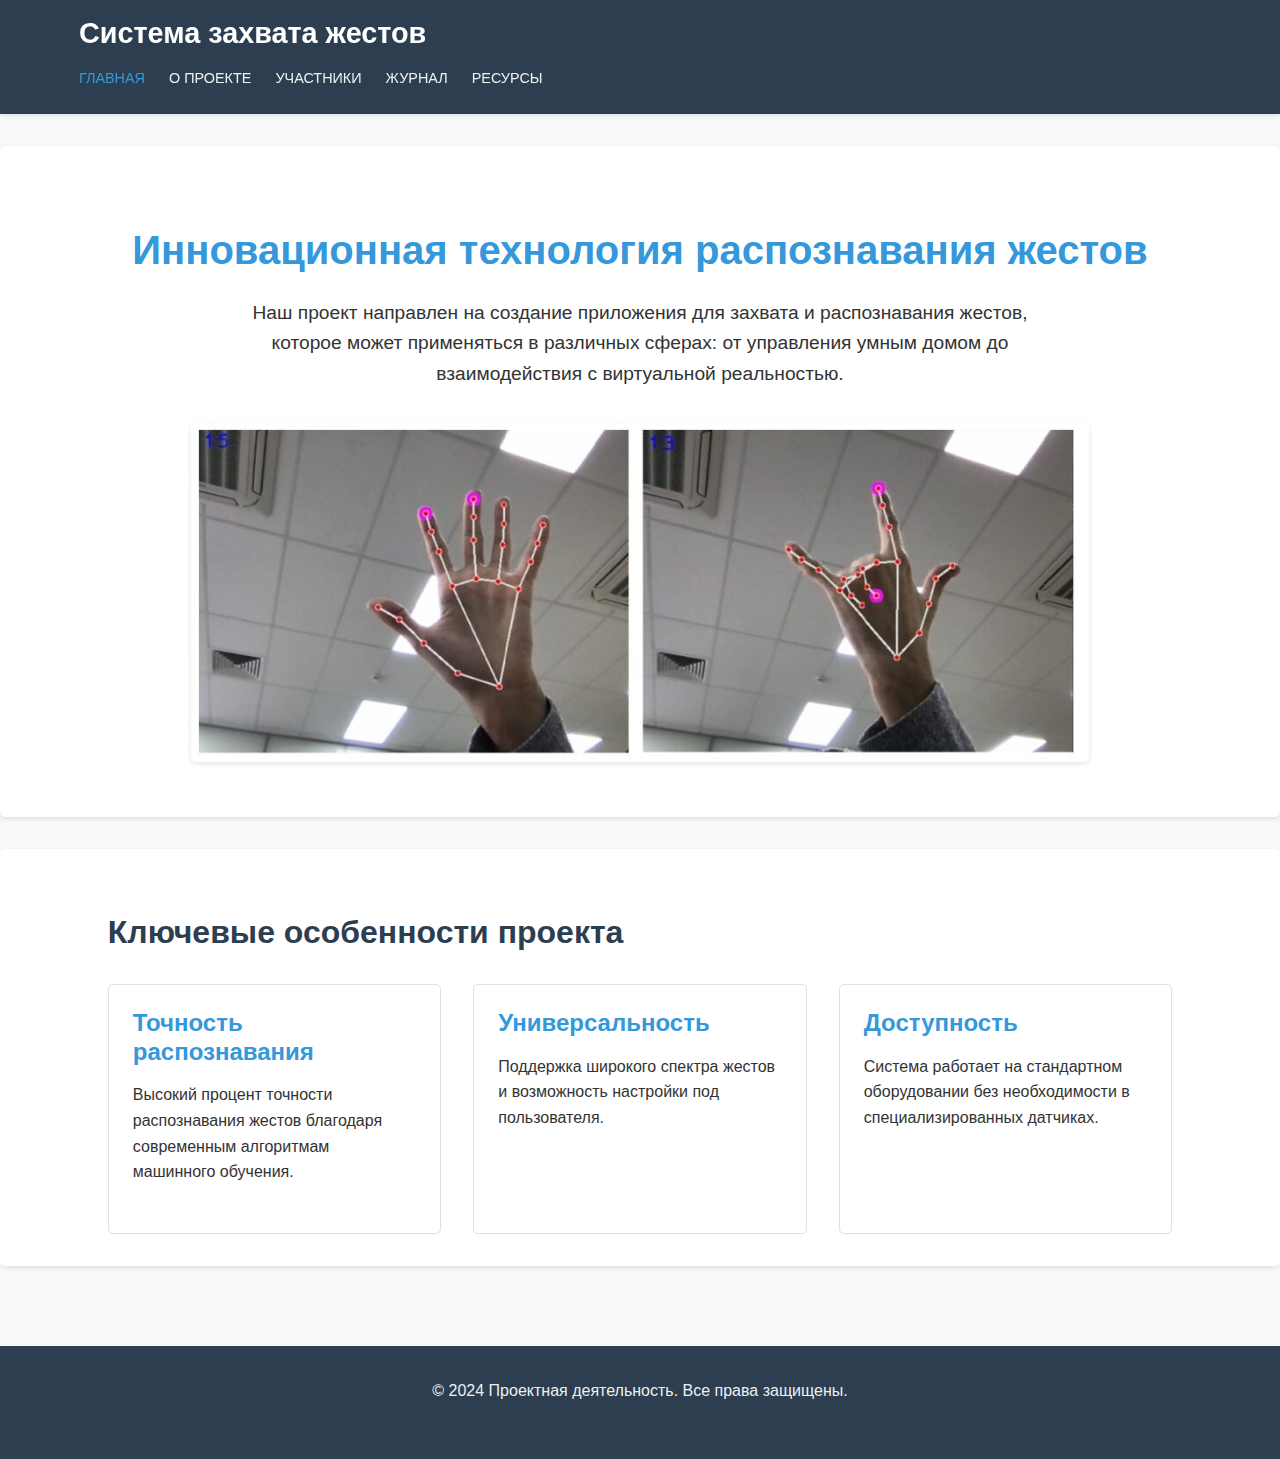
<file: site/index.html>
<!DOCTYPE html>
<html lang="ru">
<head>
    <meta charset="UTF-8">
    <meta name="viewport" content="width=device-width, initial-scale=1.0">
    <title>Система захвата жестов</title>
    <link rel="stylesheet" href="css/style.css">
</head>
<body>
    <header>
        <div class="container">
            <h1>Система захвата жестов</h1>
            <nav>
                <ul>
                    <li><a href="index.html" class="active">Главная</a></li>
                    <li><a href="about.html">О проекте</a></li>
                    <li><a href="participants.html">Участники</a></li>
                    <li><a href="journal.html">Журнал</a></li>
                    <li><a href="resources.html">Ресурсы</a></li>
                </ul>
            </nav>
        </div>
    </header>

    <main>
        <section class="hero">
            <div class="container">
                <h2>Инновационная технология распознавания жестов</h2>
                <p>Наш проект направлен на создание приложения для захвата и распознавания жестов, 
                которое может применяться в различных сферах: от управления умным домом до 
                взаимодействия с виртуальной реальностью.</p>
                <img src="images/jest_cap.jpeg" alt="Демонстрация захвата жестов" class="hero-image">
            </div>
        </section>

        <section class="features">
            <div class="container">
                <h2>Ключевые особенности проекта</h2>
                <div class="feature-grid">
                    <div class="feature-card">
                        <h3>Точность распознавания</h3>
                        <p>Высокий процент точности распознавания жестов благодаря современным алгоритмам машинного обучения.</p>
                    </div>
                    <div class="feature-card">
                        <h3>Универсальность</h3>
                        <p>Поддержка широкого спектра жестов и возможность настройки под пользователя.</p>
                    </div>
                    <div class="feature-card">
                        <h3>Доступность</h3>
                        <p>Система работает на стандартном оборудовании без необходимости в специализированных датчиках.</p>
                    </div>
                </div>
            </div>
        </section>
    </main>

    <footer>
        <div class="container">
            <p>&copy; 2024 Проектная деятельность. Все права защищены.</p>
        </div>
    </footer>
</body>
</html>
</file>
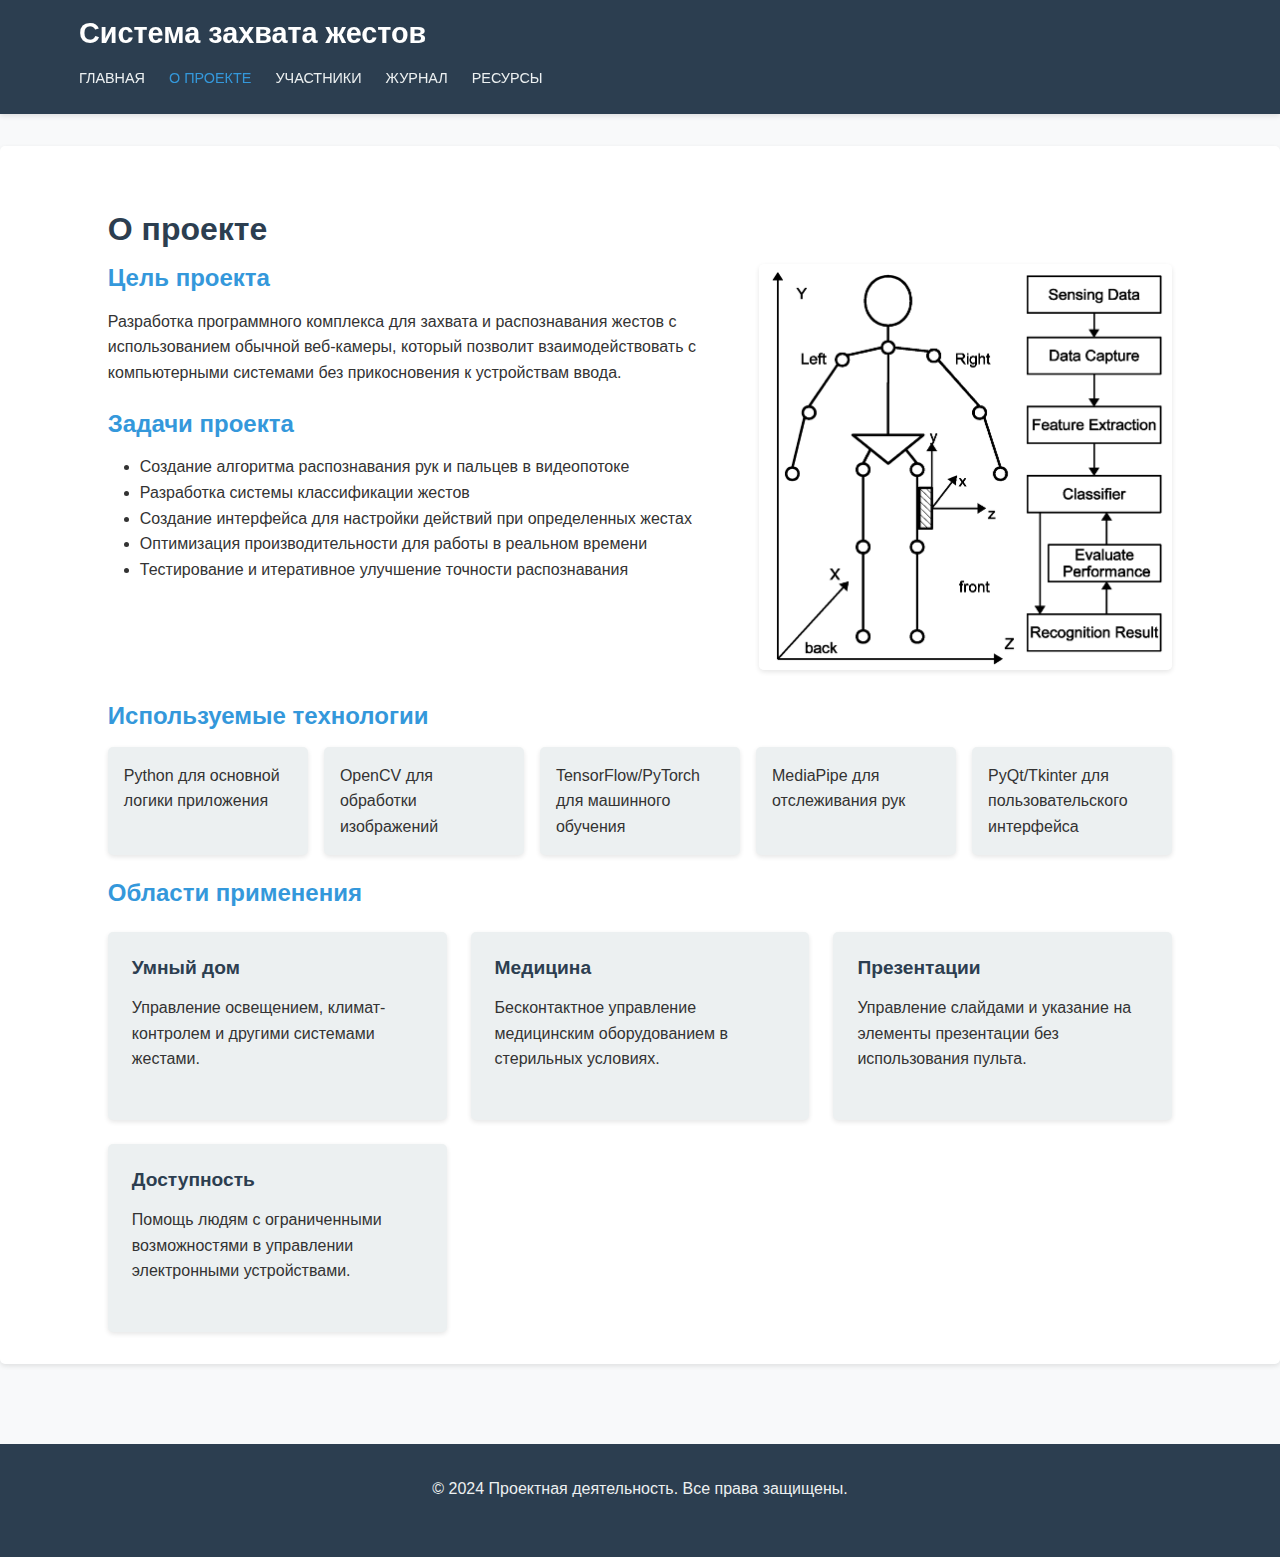
<file: site/about.html>
<!DOCTYPE html>
<html lang="ru">
<head>
    <meta charset="UTF-8">
    <meta name="viewport" content="width=device-width, initial-scale=1.0">
    <title>О проекте | Система захвата жестов</title>
    <link rel="stylesheet" href="css/style.css">
</head>
<body>
    <header>
        <div class="container">
            <h1>Система захвата жестов</h1>
            <nav>
                <ul>
                    <li><a href="index.html">Главная</a></li>
                    <li><a href="about.html" class="active">О проекте</a></li>
                    <li><a href="participants.html">Участники</a></li>
                    <li><a href="journal.html">Журнал</a></li>
                    <li><a href="resources.html">Ресурсы</a></li>
                </ul>
            </nav>
        </div>
    </header>

    <main>
        <section class="page-content">
            <div class="container">
                <h2>О проекте</h2>
                
                <div class="project-description">
                    <div class="text-content">
                        <h3>Цель проекта</h3>
                        <p>Разработка программного комплекса для захвата и распознавания жестов с использованием обычной веб-камеры, 
                        который позволит взаимодействовать с компьютерными системами без прикосновения к устройствам ввода.</p>
                        
                        <h3>Задачи проекта</h3>
                        <ul>
                            <li>Создание алгоритма распознавания рук и пальцев в видеопотоке</li>
                            <li>Разработка системы классификации жестов</li>
                            <li>Создание интерфейса для настройки действий при определенных жестах</li>
                            <li>Оптимизация производительности для работы в реальном времени</li>
                            <li>Тестирование и итеративное улучшение точности распознавания</li>
                        </ul>
                    </div>
                    
                    <img src="images/schema.png" alt="Схема работы системы" class="project-image">
                </div>
                
                <div class="technology-stack">
                    <h3>Используемые технологии</h3>
                    <ul class="tech-list">
                        <li>Python для основной логики приложения</li>
                        <li>OpenCV для обработки изображений</li>
                        <li>TensorFlow/PyTorch для машинного обучения</li>
                        <li>MediaPipe для отслеживания рук</li>
                        <li>PyQt/Tkinter для пользовательского интерфейса</li>
                    </ul>
                </div>
                
                <div class="application-areas">
                    <h3>Области применения</h3>
                    <div class="area-cards">
                        <div class="area-card">
                            <h4>Умный дом</h4>
                            <p>Управление освещением, климат-контролем и другими системами жестами.</p>
                        </div>
                        <div class="area-card">
                            <h4>Медицина</h4>
                            <p>Бесконтактное управление медицинским оборудованием в стерильных условиях.</p>
                        </div>
                        <div class="area-card">
                            <h4>Презентации</h4>
                            <p>Управление слайдами и указание на элементы презентации без использования пульта.</p>
                        </div>
                        <div class="area-card">
                            <h4>Доступность</h4>
                            <p>Помощь людям с ограниченными возможностями в управлении электронными устройствами.</p>
                        </div>
                    </div>
                </div>
            </div>
        </section>
    </main>

    <footer>
        <div class="container">
            <p>&copy; 2024 Проектная деятельность. Все права защищены.</p>
        </div>
    </footer>
</body>
</html>
</file>
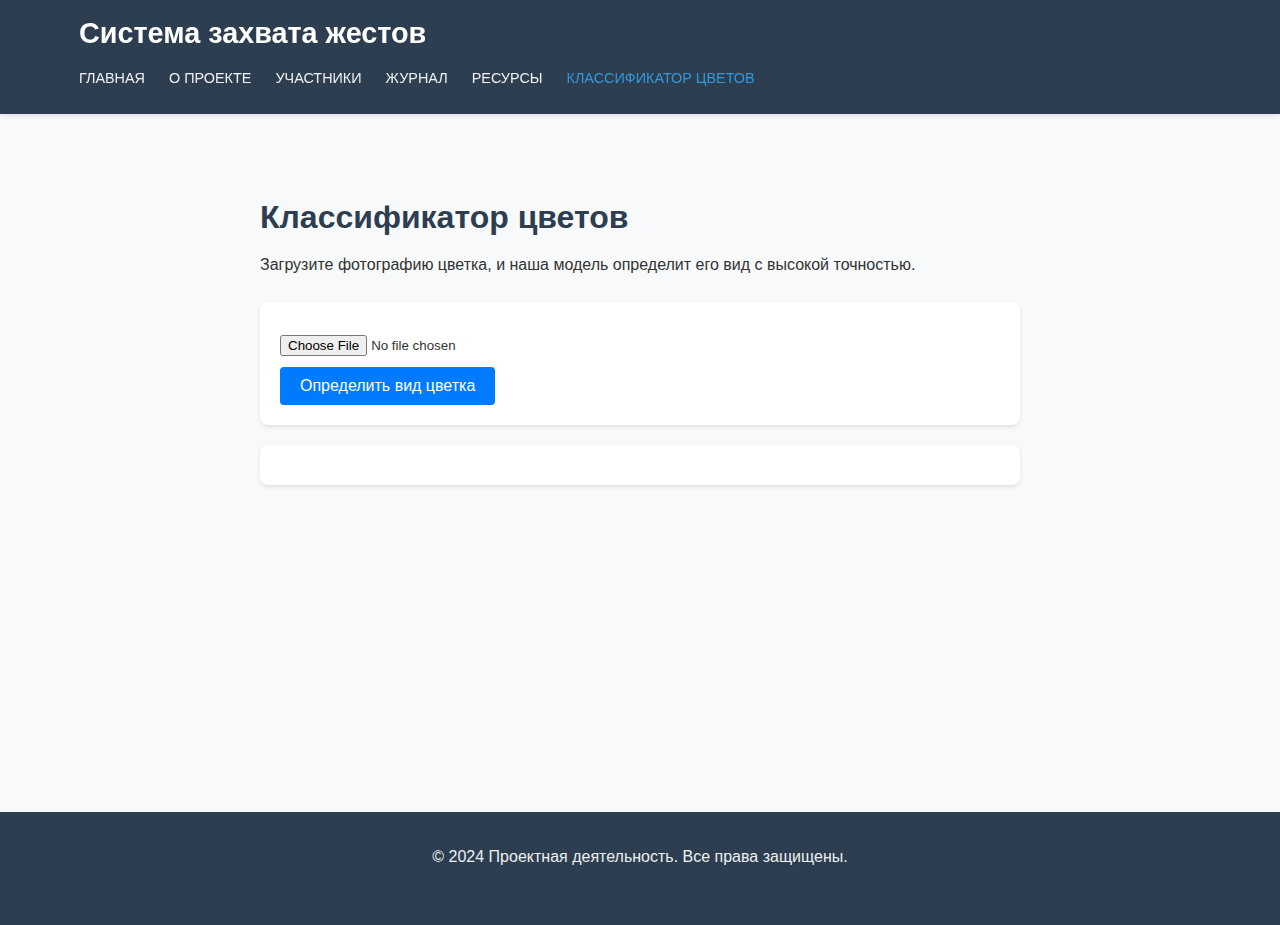
<file: site/flowers.html>
<!DOCTYPE html>
<html lang="ru">
<head>
    <meta charset="UTF-8">
    <meta name="viewport" content="width=device-width, initial-scale=1.0">
    <title>Классификатор цветов - Система захвата жестов</title>
    <link rel="stylesheet" href="css/style.css">
    <style>
        .classifier-container {
            max-width: 800px;
            margin: 0 auto;
            padding: 20px;
        }
        .upload-form {
            background: white;
            padding: 20px;
            border-radius: 8px;
            box-shadow: 0 2px 4px rgba(0,0,0,0.1);
            margin: 20px 0;
        }
        .preview-container {
            margin: 20px 0;
            text-align: center;
        }
        .preview-image {
            max-width: 300px;
            border-radius: 4px;
            box-shadow: 0 2px 4px rgba(0,0,0,0.1);
        }
        .results {
            background: white;
            padding: 20px;
            border-radius: 8px;
            box-shadow: 0 2px 4px rgba(0,0,0,0.1);
        }
        .result-item {
            margin: 10px 0;
            padding: 10px;
            background: #f8f9fa;
            border-radius: 4px;
        }
        .file-input {
            margin: 10px 0;
        }
        .submit-button {
            background-color: #007bff;
            color: white;
            border: none;
            padding: 10px 20px;
            border-radius: 4px;
            cursor: pointer;
            font-size: 16px;
        }
        .submit-button:hover {
            background-color: #0056b3;
        }
    </style>
</head>
<body>
    <header>
        <div class="container">
            <h1>Система захвата жестов</h1>
            <nav>
                <ul>
                    <li><a href="index.html">Главная</a></li>
                    <li><a href="about.html">О проекте</a></li>
                    <li><a href="participants.html">Участники</a></li>
                    <li><a href="journal.html">Журнал</a></li>
                    <li><a href="resources.html">Ресурсы</a></li>
                    <li><a href="flowers.html" class="active">Классификатор цветов</a></li>
                </ul>
            </nav>
        </div>
    </header>

    <main>
        <div class="classifier-container">
            <h2>Классификатор цветов</h2>
            <p>Загрузите фотографию цветка, и наша модель определит его вид с высокой точностью.</p>
            
            <div class="upload-form">
                <form id="uploadForm" enctype="multipart/form-data">
                    <div class="file-input">
                        <input type="file" id="imageInput" accept="image/*" required>
                    </div>
                    <button type="submit" class="submit-button">Определить вид цветка</button>
                </form>
            </div>

            <div id="imagePreview" class="preview-container"></div>
            <div id="results" class="results"></div>
        </div>
    </main>

    <footer>
        <div class="container">
            <p>&copy; 2024 Проектная деятельность. Все права защищены.</p>
        </div>
    </footer>

    <script>
        document.getElementById('uploadForm').addEventListener('submit', async (e) => {
            e.preventDefault();
            const formData = new FormData();
            const fileInput = document.getElementById('imageInput');
            formData.append('file', fileInput.files[0]);

            // Show image preview
            const preview = document.getElementById('imagePreview');
            preview.innerHTML = `<img src="${URL.createObjectURL(fileInput.files[0])}" class="preview-image">`;

            try {
                const response = await fetch('/classify', {
                    method: 'POST',
                    body: formData
                });
                const data = await response.json();
                
                // Display results
                const resultsDiv = document.getElementById('results');
                resultsDiv.innerHTML = '<h3>Результаты классификации:</h3>';
                data.forEach(result => {
                    resultsDiv.innerHTML += `
                        <div class="result-item">
                            <strong>${result.class}</strong>: ${(result.probability * 100).toFixed(2)}%
                        </div>
                    `;
                });
            } catch (error) {
                console.error('Error:', error);
                alert('Ошибка при классификации изображения');
            }
        });
    </script>
</body>
</html>
</file>
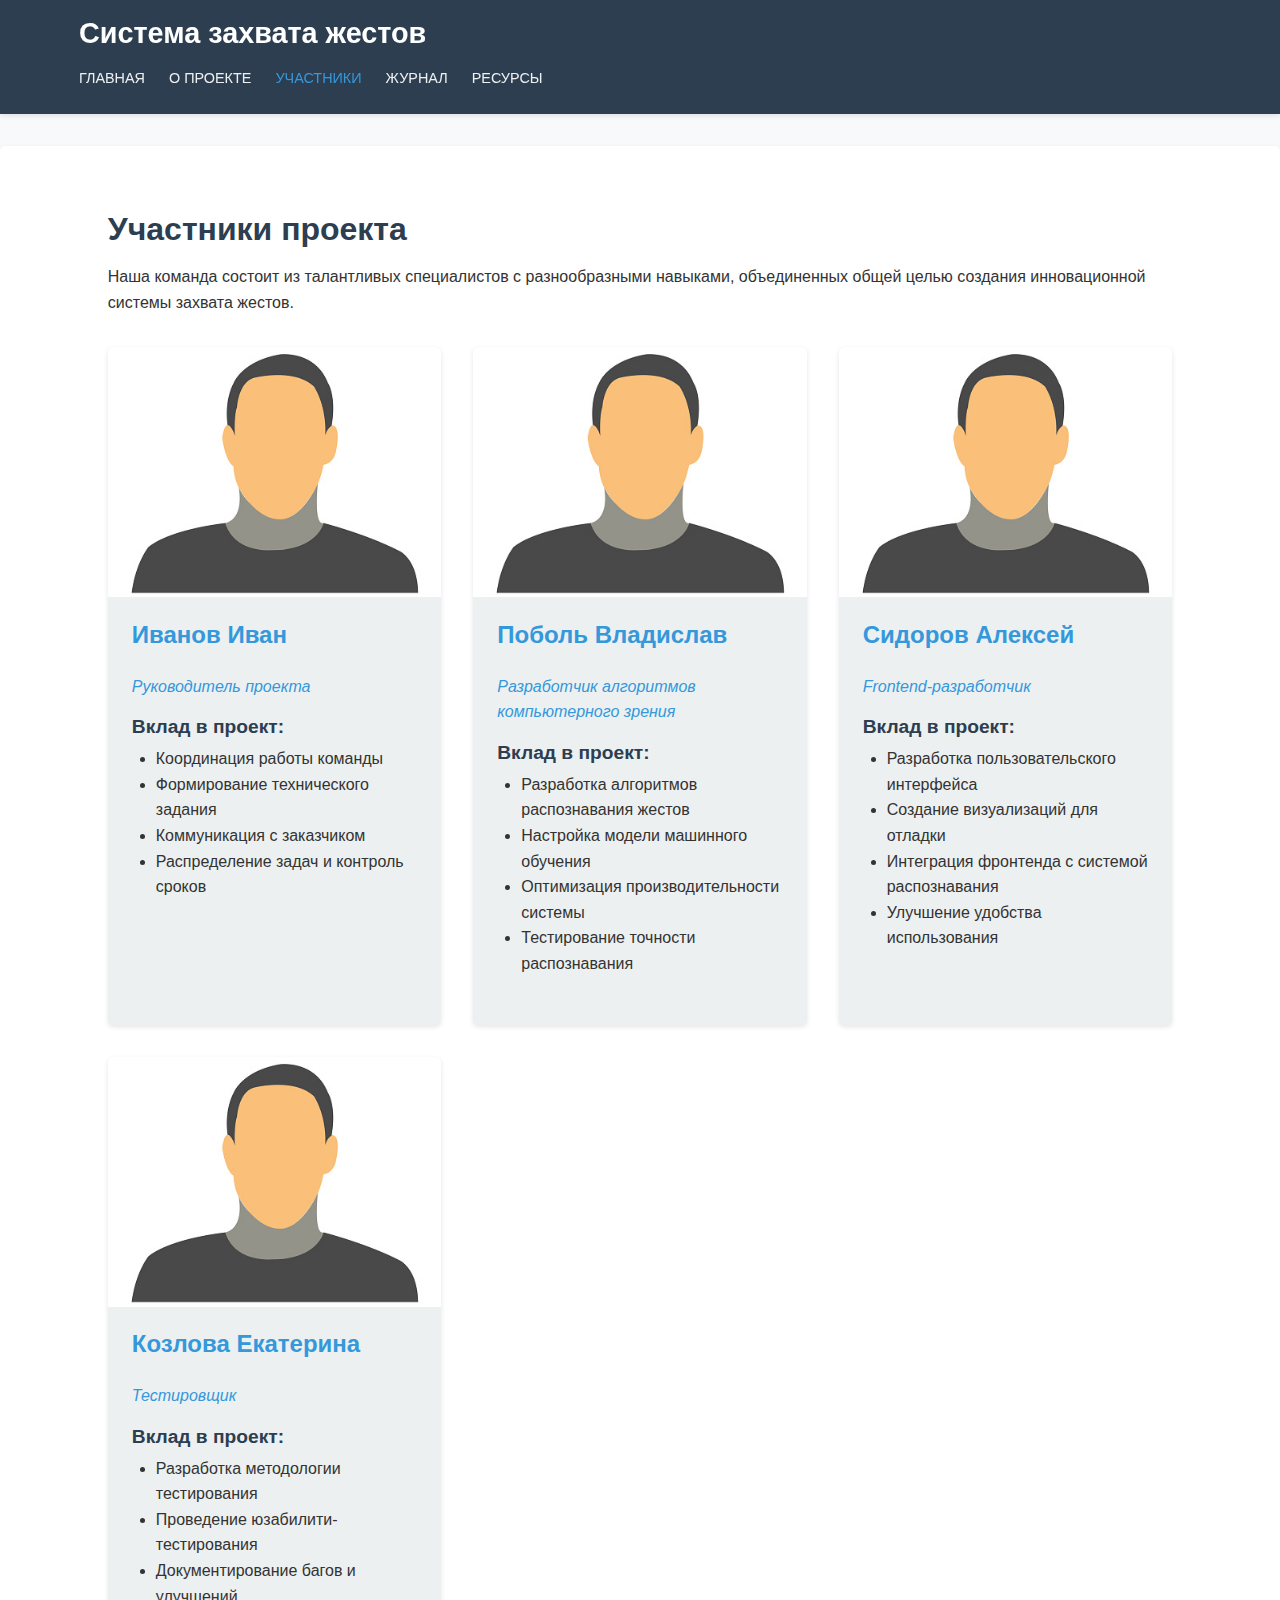
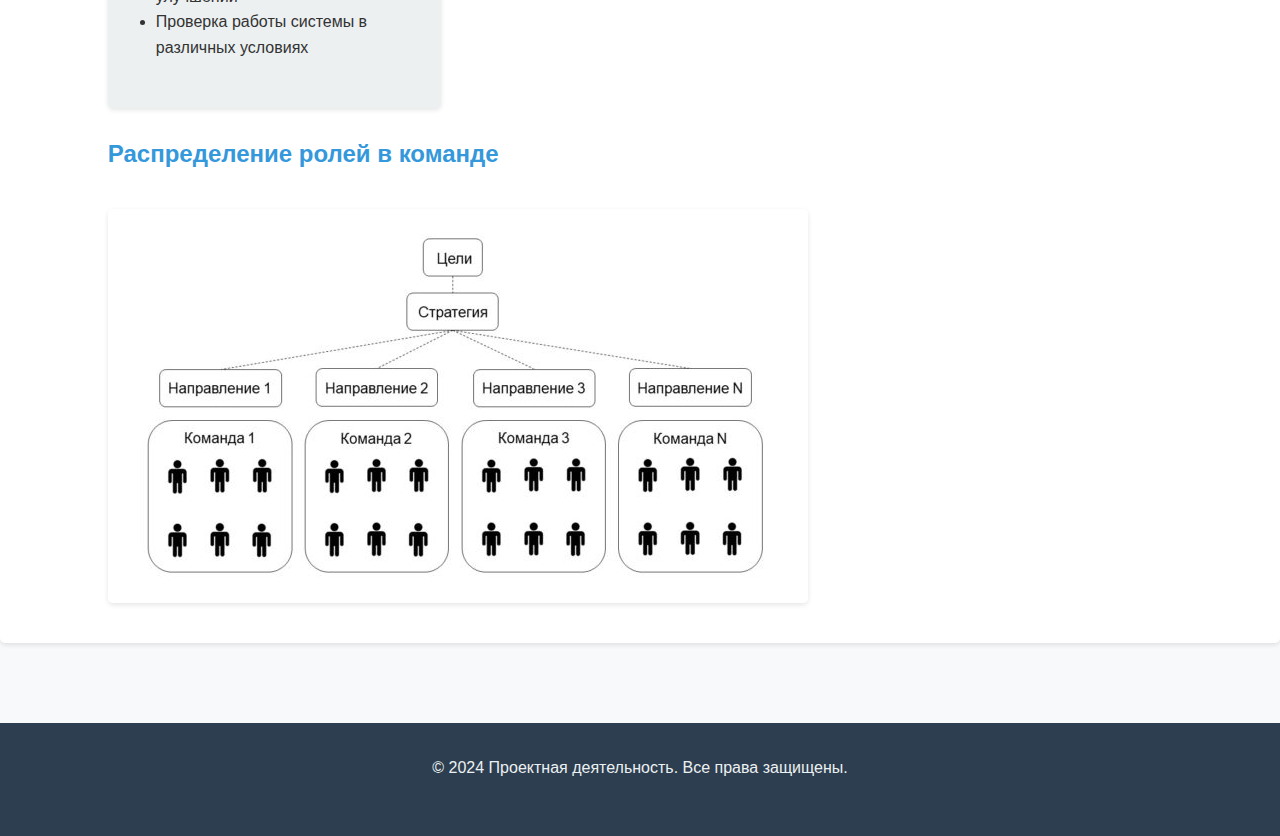
<file: site/participants.html>
<!DOCTYPE html>
<html lang="ru">
<head>
    <meta charset="UTF-8">
    <meta name="viewport" content="width=device-width, initial-scale=1.0">
    <title>Участники | Система захвата жестов</title>
    <link rel="stylesheet" href="css/style.css">
</head>
<body>
    <header>
        <div class="container">
            <h1>Система захвата жестов</h1>
            <nav>
                <ul>
                    <li><a href="index.html">Главная</a></li>
                    <li><a href="about.html">О проекте</a></li>
                    <li><a href="participants.html" class="active">Участники</a></li>
                    <li><a href="journal.html">Журнал</a></li>
                    <li><a href="resources.html">Ресурсы</a></li>
                </ul>
            </nav>
        </div>
    </header>

    <main>
        <section class="page-content">
            <div class="container">
                <h2>Участники проекта</h2>
                
                <div class="team-description">
                    <p>Наша команда состоит из талантливых специалистов с разнообразными навыками, 
                    объединенных общей целью создания инновационной системы захвата жестов.</p>
                </div>
                
                <div class="team-members">
                    <div class="team-member">
                        <img src="images/team-member_anon.jpg" alt="Фото участника 1" class="member-photo">
                        <h3>Иванов Иван</h3>
                        <p class="member-role">Руководитель проекта</p>
                        <div class="member-contribution">
                            <h4>Вклад в проект:</h4>
                            <ul>
                                <li>Координация работы команды</li>
                                <li>Формирование технического задания</li>
                                <li>Коммуникация с заказчиком</li>
                                <li>Распределение задач и контроль сроков</li>
                            </ul>
                        </div>
                    </div>
                    
                    <div class="team-member">
                        <img src="images/team-member_anon.jpg" alt="Фото участника 2" class="member-photo">
                        <h3>Поболь Владислав</h3>
                        <p class="member-role">Разработчик алгоритмов компьютерного зрения</p>
                        <div class="member-contribution">
                            <h4>Вклад в проект:</h4>
                            <ul>
                                <li>Разработка алгоритмов распознавания жестов</li>
                                <li>Настройка модели машинного обучения</li>
                                <li>Оптимизация производительности системы</li>
                                <li>Тестирование точности распознавания</li>
                            </ul>
                        </div>
                    </div>
                    
                    <div class="team-member">
                        <img src="images/team-member_anon.jpg" alt="Фото участника 3" class="member-photo">
                        <h3>Сидоров Алексей</h3>
                        <p class="member-role">Frontend-разработчик</p>
                        <div class="member-contribution">
                            <h4>Вклад в проект:</h4>
                            <ul>
                                <li>Разработка пользовательского интерфейса</li>
                                <li>Создание визуализаций для отладки</li>
                                <li>Интеграция фронтенда с системой распознавания</li>
                                <li>Улучшение удобства использования</li>
                            </ul>
                        </div>
                    </div>
                    
                    <div class="team-member">
                        <img src="images/team-member_anon.jpg" alt="Фото участника 4" class="member-photo">
                        <h3>Козлова Екатерина</h3>
                        <p class="member-role">Тестировщик</p>
                        <div class="member-contribution">
                            <h4>Вклад в проект:</h4>
                            <ul>
                                <li>Разработка методологии тестирования</li>
                                <li>Проведение юзабилити-тестирования</li>
                                <li>Документирование багов и улучшений</li>
                                <li>Проверка работы системы в различных условиях</li>
                            </ul>
                        </div>
                    </div>
                </div>
                
                <div class="team-roles">
                    <h3>Распределение ролей в команде</h3>
                    <img src="images/komand_Scheme.jpg" alt="Структура команды" class="team-structure-img">
                </div>
            </div>
        </section>
    </main>

    <footer>
        <div class="container">
            <p>&copy; 2024 Проектная деятельность. Все права защищены.</p>
        </div>
    </footer>
</body>
</html>
</file>
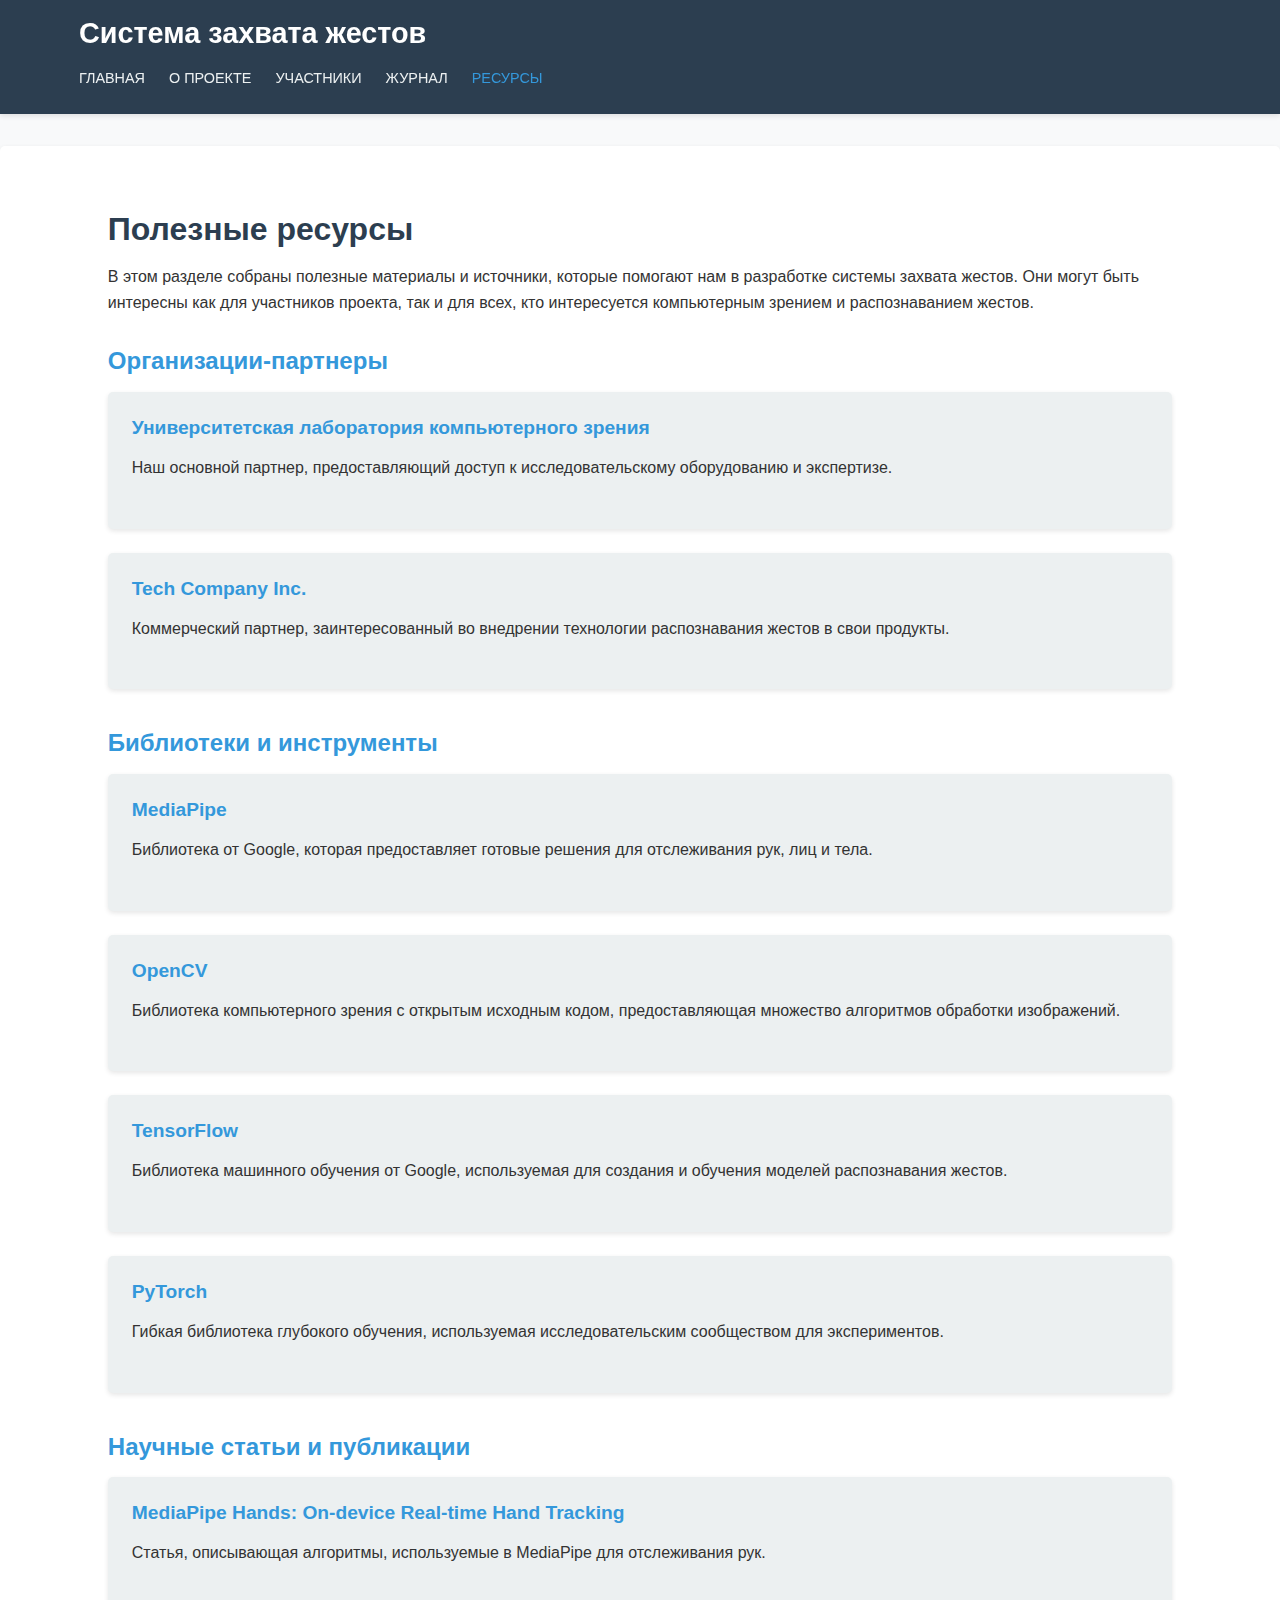
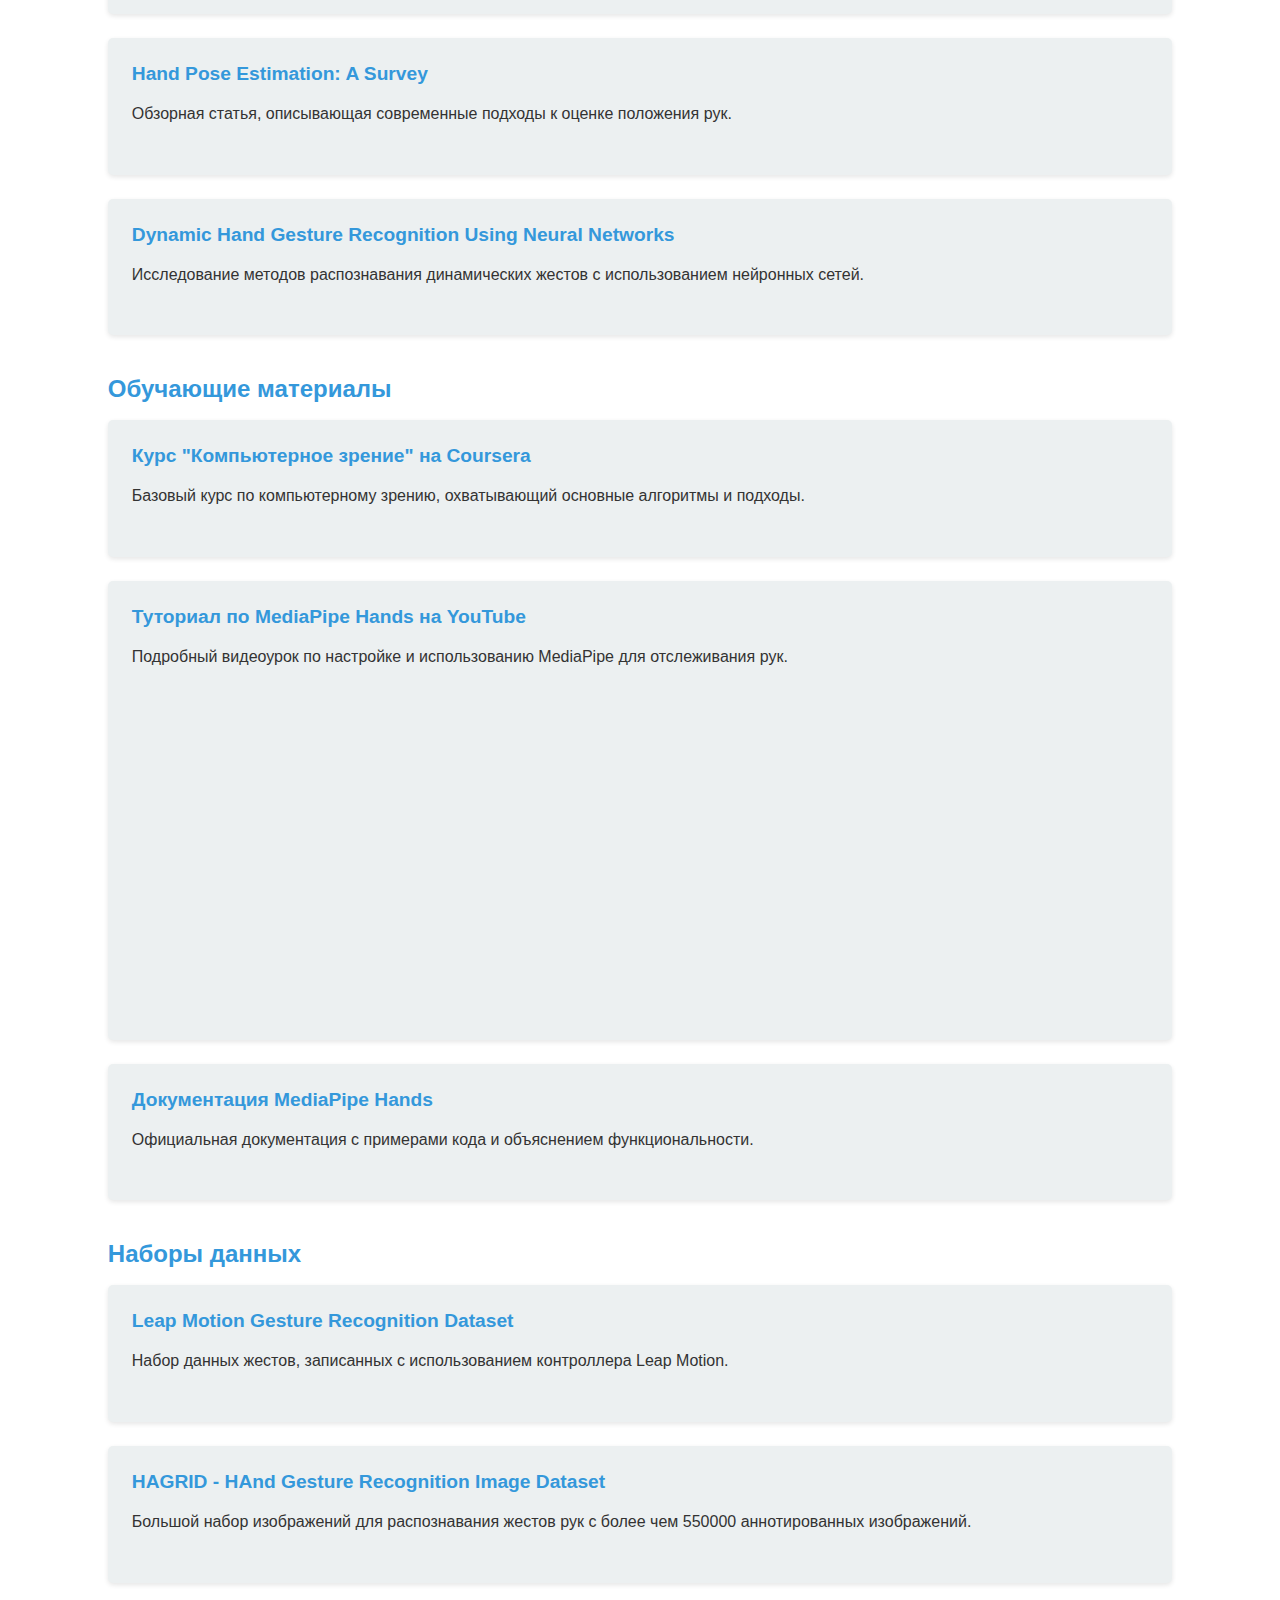
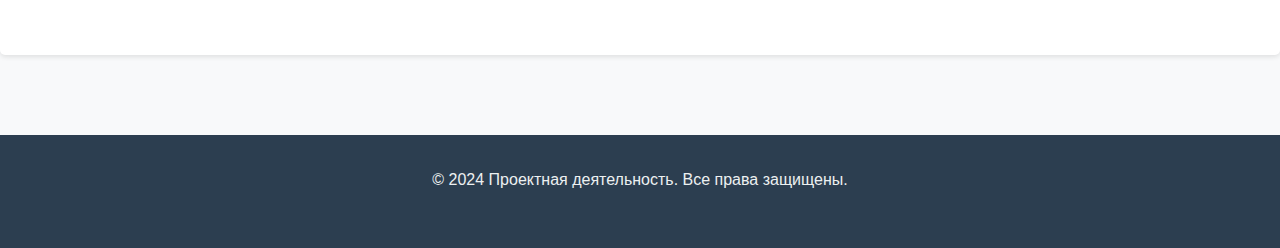
<file: site/resources.html>
<!DOCTYPE html>
<html lang="ru">
<head>
    <meta charset="UTF-8">
    <meta name="viewport" content="width=device-width, initial-scale=1.0">
    <title>Ресурсы | Система захвата жестов</title>
    <link rel="stylesheet" href="css/style.css">
</head>
<body>
    <header>
        <div class="container">
            <h1>Система захвата жестов</h1>
            <nav>
                <ul>
                    <li><a href="index.html">Главная</a></li>
                    <li><a href="about.html">О проекте</a></li>
                    <li><a href="participants.html">Участники</a></li>
                    <li><a href="journal.html">Журнал</a></li>
                    <li><a href="resources.html" class="active">Ресурсы</a></li>
                </ul>
            </nav>
        </div>
    </header>

    <main>
        <section class="page-content">
            <div class="container">
                <h2>Полезные ресурсы</h2>
                
                <div class="resources-intro">
                    <p>В этом разделе собраны полезные материалы и источники, которые помогают нам 
                    в разработке системы захвата жестов. Они могут быть интересны как для участников проекта, 
                    так и для всех, кто интересуется компьютерным зрением и распознаванием жестов.</p>
                </div>
                
                <div class="resources-categories">
                    <div class="resources-category">
                        <h3>Организации-партнеры</h3>
                        <ul class="resources-list">
                            <li class="resource-item">
                                <h4><a href="https://www.university.edu" target="_blank">Университетская лаборатория компьютерного зрения</a></h4>
                                <p>Наш основной партнер, предоставляющий доступ к исследовательскому оборудованию и экспертизе.</p>
                            </li>
                            <li class="resource-item">
                                <h4><a href="https://www.techcompany.com" target="_blank">Tech Company Inc.</a></h4>
                                <p>Коммерческий партнер, заинтересованный во внедрении технологии распознавания жестов в свои продукты.</p>
                            </li>
                        </ul>
                    </div>
                    
                    <div class="resources-category">
                        <h3>Библиотеки и инструменты</h3>
                        <ul class="resources-list">
                            <li class="resource-item">
                                <h4><a href="https://mediapipe.dev" target="_blank">MediaPipe</a></h4>
                                <p>Библиотека от Google, которая предоставляет готовые решения для отслеживания рук, лиц и тела.</p>
                            </li>
                            <li class="resource-item">
                                <h4><a href="https://opencv.org" target="_blank">OpenCV</a></h4>
                                <p>Библиотека компьютерного зрения с открытым исходным кодом, предоставляющая множество алгоритмов обработки изображений.</p>
                            </li>
                            <li class="resource-item">
                                <h4><a href="https://www.tensorflow.org" target="_blank">TensorFlow</a></h4>
                                <p>Библиотека машинного обучения от Google, используемая для создания и обучения моделей распознавания жестов.</p>
                            </li>
                            <li class="resource-item">
                                <h4><a href="https://pytorch.org" target="_blank">PyTorch</a></h4>
                                <p>Гибкая библиотека глубокого обучения, используемая исследовательским сообществом для экспериментов.</p>
                            </li>
                        </ul>
                    </div>
                    
                    <div class="resources-category">
                        <h3>Научные статьи и публикации</h3>
                        <ul class="resources-list">
                            <li class="resource-item">
                                <h4><a href="https://arxiv.org/abs/2006.10214" target="_blank">MediaPipe Hands: On-device Real-time Hand Tracking</a></h4>
                                <p>Статья, описывающая алгоритмы, используемые в MediaPipe для отслеживания рук.</p>
                            </li>
                            <li class="resource-item">
                                <h4><a href="https://arxiv.org/abs/1804.08170" target="_blank">Hand Pose Estimation: A Survey</a></h4>
                                <p>Обзорная статья, описывающая современные подходы к оценке положения рук.</p>
                            </li>
                            <li class="resource-item">
                                <h4><a href="https://arxiv.org/abs/2103.02708" target="_blank">Dynamic Hand Gesture Recognition Using Neural Networks</a></h4>
                                <p>Исследование методов распознавания динамических жестов с использованием нейронных сетей.</p>
                            </li>
                        </ul>
                    </div>
                    
                    <div class="resources-category">
                        <h3>Обучающие материалы</h3>
                        <ul class="resources-list">
                            <li class="resource-item">
                                <h4><a href="https://www.coursera.org/learn/computer-vision" target="_blank">Курс "Компьютерное зрение" на Coursera</a></h4>
                                <p>Базовый курс по компьютерному зрению, охватывающий основные алгоритмы и подходы.</p>
                            </li>
                            <li class="resource-item">
                                <h4><a href="https://www.youtube.com/watch?v=01sAkU_NvOY" target="_blank">Туториал по MediaPipe Hands на YouTube</a></h4>
                                <p>Подробный видеоурок по настройке и использованию MediaPipe для отслеживания рук.</p>
                                <div class="resource-preview">
                                    <iframe width="560" height="315" src="https://www.youtube.com/embed/01sAkU_NvOY" frameborder="0" allowfullscreen></iframe>
                                </div>
                            </li>
                            <li class="resource-item">
                                <h4><a href="https://github.com/google/mediapipe/blob/master/docs/solutions/hands.md" target="_blank">Документация MediaPipe Hands</a></h4>
                                <p>Официальная документация с примерами кода и объяснением функциональности.</p>
                            </li>
                        </ul>
                    </div>
                    
                    <div class="resources-category">
                        <h3>Наборы данных</h3>
                        <ul class="resources-list">
                            <li class="resource-item">
                                <h4><a href="https://www.kaggle.com/datasets/gti-upm/leapgestrecog" target="_blank">Leap Motion Gesture Recognition Dataset</a></h4>
                                <p>Набор данных жестов, записанных с использованием контроллера Leap Motion.</p>
                            </li>
                            <li class="resource-item">
                                <h4><a href="https://www.kaggle.com/datasets/kapitanov/hagrid" target="_blank">HAGRID - HAnd Gesture Recognition Image Dataset</a></h4>
                                <p>Большой набор изображений для распознавания жестов рук с более чем 550000 аннотированных изображений.</p>
                            </li>
                        </ul>
                    </div>
                </div>
            </div>
        </section>
    </main>

    <footer>
        <div class="container">
            <p>&copy; 2024 Проектная деятельность. Все права защищены.</p>
        </div>
    </footer>
</body>
</html>
</file>
<file: site/css/style.css>
/* Base Styles */
:root {
    --primary-color: #3498db;
    --secondary-color: #2c3e50;
    --accent-color: #e74c3c;
    --light-color: #ecf0f1;
    --dark-color: #2c3e50;
    --text-color: #333;
    --border-radius: 5px;
    --box-shadow: 0 2px 5px rgba(0, 0, 0, 0.1);
}

* {
    box-sizing: border-box;
    margin: 0;
    padding: 0;
}

body {
    font-family: 'Roboto', Arial, sans-serif;
    line-height: 1.6;
    color: var(--text-color);
    background-color: #f8f9fa;
}

img {
    max-width: 100%;
    height: auto;
}

a {
    color: var(--primary-color);
    text-decoration: none;
    transition: color 0.3s;
}

a:hover {
    color: var(--accent-color);
}

.container {
    width: 90%;
    max-width: 1200px;
    margin: 0 auto;
    padding: 0 15px;
}

/* Typography */
h1, h2, h3, h4, h5, h6 {
    margin-bottom: 1rem;
    font-weight: 700;
    line-height: 1.2;
    color: var(--dark-color);
}

h1 {
    font-size: 2.5rem;
}

h2 {
    font-size: 2rem;
    margin-top: 2rem;
}

h3 {
    font-size: 1.5rem;
    color: var(--primary-color);
}

h4 {
    font-size: 1.2rem;
}

p {
    margin-bottom: 1.5rem;
}

ul, ol {
    margin-bottom: 1.5rem;
    padding-left: 2rem;
}

/* Header */
header {
    background-color: var(--secondary-color);
    padding: 1rem 0;
    color: white;
    position: sticky;
    top: 0;
    z-index: 100;
    box-shadow: var(--box-shadow);
}

header h1 {
    color: white;
    margin-bottom: 0.5rem;
    font-size: 1.8rem;
}

nav ul {
    display: flex;
    list-style: none;
    padding: 0;
    margin: 0;
    flex-wrap: wrap;
}

nav li {
    margin-right: 1.5rem;
}

nav li:last-child {
    margin-right: 0;
}

nav a {
    color: var(--light-color);
    font-weight: 500;
    text-transform: uppercase;
    font-size: 0.9rem;
    transition: all 0.3s;
    padding: 0.5rem 0;
    display: block;
}

nav a:hover, nav a.active {
    color: var(--primary-color);
}

/* Footer */
footer {
    background-color: var(--dark-color);
    color: var(--light-color);
    padding: 2rem 0;
    margin-top: 3rem;
    text-align: center;
}

/* Main Content */
main {
    min-height: calc(100vh - 250px);
    padding: 2rem 0;
}

.page-content {
    background-color: white;
    padding: 2rem;
    border-radius: var(--border-radius);
    box-shadow: var(--box-shadow);
}

/* Hero Section */
.hero {
    text-align: center;
    padding: 3rem 0;
    background-color: white;
    border-radius: var(--border-radius);
    box-shadow: var(--box-shadow);
    margin-bottom: 2rem;
}

.hero h2 {
    font-size: 2.5rem;
    margin-bottom: 1.5rem;
    color: var(--primary-color);
}

.hero p {
    font-size: 1.2rem;
    max-width: 800px;
    margin: 0 auto 2rem;
}

.hero-image {
    max-width: 80%;
    border-radius: var(--border-radius);
    box-shadow: var(--box-shadow);
}

/* Features Section */
.features {
    padding: 2rem;
    background-color: white;
    border-radius: var(--border-radius);
    box-shadow: var(--box-shadow);
}

.feature-grid {
    display: grid;
    grid-template-columns: repeat(auto-fit, minmax(300px, 1fr));
    gap: 2rem;
    margin-top: 2rem;
}

.feature-card {
    padding: 1.5rem;
    border-radius: var(--border-radius);
    border: 1px solid #e0e0e0;
    transition: all 0.3s;
}

.feature-card:hover {
    transform: translateY(-5px);
    box-shadow: var(--box-shadow);
}

.feature-card h3 {
    color: var(--primary-color);
}

/* Project Page */
.project-description {
    display: grid;
    grid-template-columns: 3fr 2fr;
    gap: 2rem;
    margin-bottom: 2rem;
}

.project-image {
    border-radius: var(--border-radius);
    box-shadow: var(--box-shadow);
}

.tech-list {
    display: grid;
    grid-template-columns: repeat(auto-fit, minmax(200px, 1fr));
    gap: 1rem;
    list-style: none;
    padding: 0;
}

.tech-list li {
    background-color: var(--light-color);
    padding: 1rem;
    border-radius: var(--border-radius);
    box-shadow: var(--box-shadow);
}

.area-cards {
    display: grid;
    grid-template-columns: repeat(auto-fit, minmax(250px, 1fr));
    gap: 1.5rem;
    margin-top: 1.5rem;
}

.area-card {
    padding: 1.5rem;
    background-color: var(--light-color);
    border-radius: var(--border-radius);
    box-shadow: var(--box-shadow);
}

/* Team Members Page */
.team-members {
    display: grid;
    grid-template-columns: repeat(auto-fit, minmax(300px, 1fr));
    gap: 2rem;
    margin: 2rem 0;
}

.team-member {
    background-color: var(--light-color);
    border-radius: var(--border-radius);
    overflow: hidden;
    box-shadow: var(--box-shadow);
    transition: transform 0.3s;
}

.team-member:hover {
    transform: translateY(-5px);
}

.member-photo {
    width: 100%;
    height: 250px;
    object-fit: cover;
}

.team-member h3 {
    padding: 1rem 1.5rem 0.5rem;
}

.member-role {
    color: var(--primary-color);
    font-style: italic;
    padding: 0 1.5rem;
    margin-bottom: 1rem;
}

.member-contribution {
    padding: 0 1.5rem 1.5rem;
}

.member-contribution h4 {
    margin-bottom: 0.5rem;
}

.member-contribution ul {
    padding-left: 1.5rem;
}

.team-structure-img {
    max-width: 100%;
    margin-top: 1.5rem;
    border-radius: var(--border-radius);
    box-shadow: var(--box-shadow);
}

/* Journal Page */
.journal-entry {
    margin-bottom: 3rem;
    padding-bottom: 2rem;
    border-bottom: 1px solid #e0e0e0;
}

.entry-header {
    margin-bottom: 1.5rem;
}

.entry-meta {
    display: flex;
    gap: 1rem;
    color: #777;
    font-size: 0.9rem;
}

.entry-date {
    display: flex;
    align-items: center;
}

.entry-date::before {
    content: "";
    width: 16px;
    height: 16px;
    background-image: url('data:image/svg+xml;utf8,<svg xmlns="http://www.w3.org/2000/svg" width="16" height="16" fill="currentColor" viewBox="0 0 16 16"><path d="M8 3.5a.5.5 0 0 0-1 0V9a.5.5 0 0 0 .252.434l3.5 2a.5.5 0 0 0 .496-.868L8 8.71V3.5z"/><path d="M8 16A8 8 0 1 0 8 0a8 8 0 0 0 0 16zm7-8A7 7 0 1 1 1 8a7 7 0 0 1 14 0z"/></svg>');
    background-repeat: no-repeat;
    margin-right: 0.3rem;
}

.entry-author::before {
    content: "";
    width: 16px;
    height: 16px;
    background-image: url('data:image/svg+xml;utf8,<svg xmlns="http://www.w3.org/2000/svg" width="16" height="16" fill="currentColor" viewBox="0 0 16 16"><path d="M8 8a3 3 0 1 0 0-6 3 3 0 0 0 0 6zm2-3a2 2 0 1 1-4 0 2 2 0 0 1 4 0zm4 8c0 1-1 1-1 1H3s-1 0-1-1 1-4 6-4 6 3 6 4zm-1-.004c-.001-.246-.154-.986-.832-1.664C11.516 10.68 10.289 10 8 10c-2.29 0-3.516.68-4.168 1.332-.678.678-.83 1.418-.832 1.664h10z"/></svg>');
    background-repeat: no-repeat;
    margin-right: 0.3rem;
    display: inline-block;
    vertical-align: middle;
}

.entry-gallery {
    display: grid;
    grid-template-columns: repeat(auto-fit, minmax(300px, 1fr));
    gap: 1rem;
    margin: 1.5rem 0;
}

.entry-image, .entry-video {
    width: 100%;
    border-radius: var(--border-radius);
    box-shadow: var(--box-shadow);
}

/* Resources Page */
.resources-intro {
    margin-bottom: 2rem;
}

.resources-category {
    margin-bottom: 2.5rem;
}

.resources-list {
    list-style: none;
    padding: 0;
}

.resource-item {
    margin-bottom: 1.5rem;
    padding: 1.5rem;
    background-color: var(--light-color);
    border-radius: var(--border-radius);
    box-shadow: var(--box-shadow);
}

.resource-item h4 a {
    color: var(--primary-color);
    font-weight: 600;
}

.resource-item h4 a:hover {
    color: var(--accent-color);
}

.resource-preview {
    margin-top: 1rem;
}

.resource-preview iframe {
    width: 100%;
    border-radius: var(--border-radius);
}

/* Responsive Design */
@media screen and (max-width: 768px) {
    h1 {
        font-size: 2rem;
    }
    
    h2 {
        font-size: 1.7rem;
    }
    
    .project-description {
        grid-template-columns: 1fr;
    }
    
    nav ul {
        flex-direction: column;
    }
    
    nav li {
        margin-right: 0;
        margin-bottom: 0.5rem;
    }
}

@media screen and (max-width: 576px) {
    .container {
        width: 95%;
        padding: 0 10px;
    }
    
    .page-content {
        padding: 1.5rem;
    }
    
    .feature-grid, .team-members, .area-cards {
        grid-template-columns: 1fr;
    }
}
</file>
